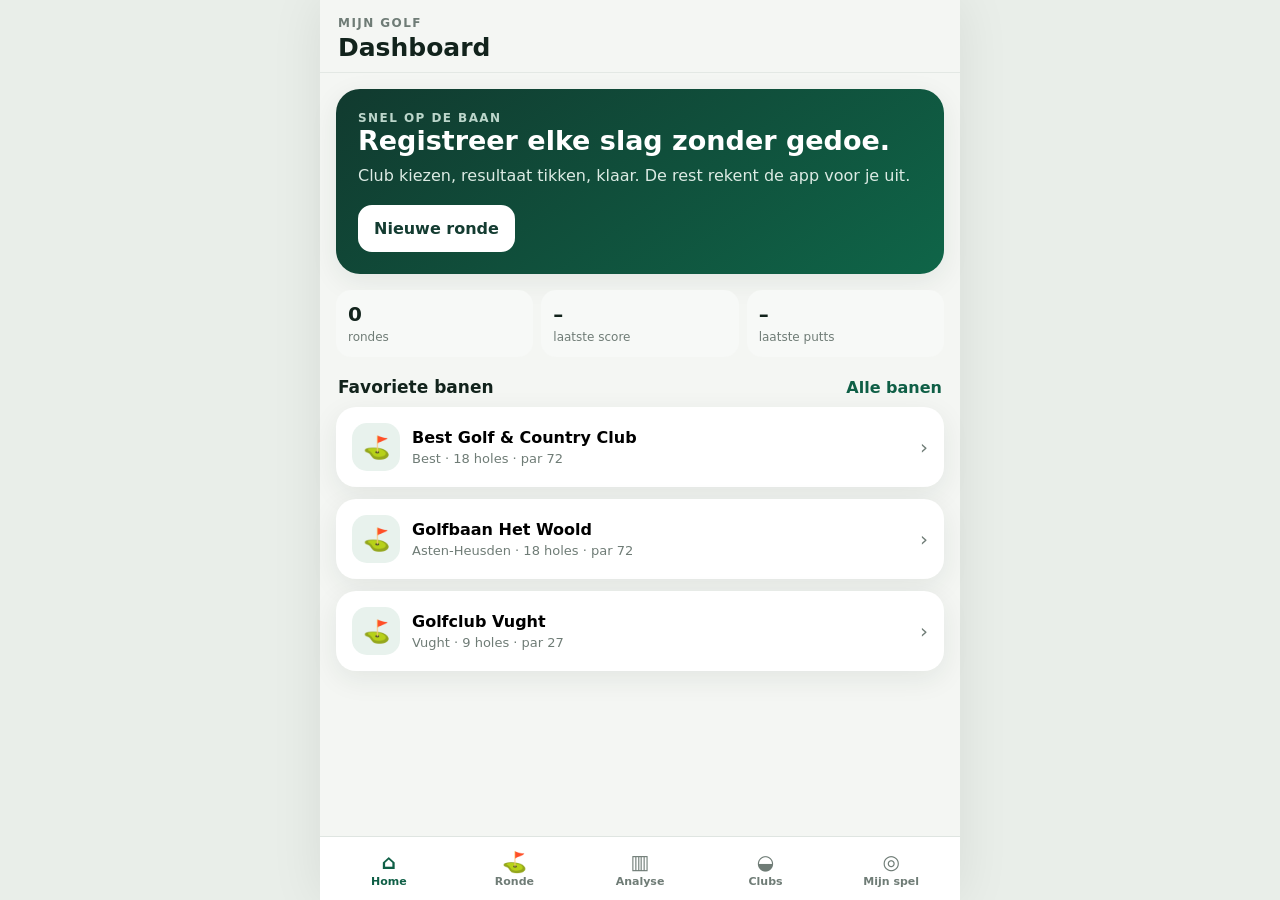
<file: app/index.html>
<!doctype html>
<html lang="nl">
<head>
  <meta charset="utf-8" />
  <meta name="viewport" content="width=device-width,initial-scale=1,viewport-fit=cover,user-scalable=no" />
  <meta name="theme-color" content="#0f2f25" />
  <meta name="apple-mobile-web-app-capable" content="yes" />
  <title>Mijn Golf</title>
  <link rel="manifest" href="manifest.webmanifest" />
  <link rel="stylesheet" href="styles.css" />
</head>
<body>
  <div id="app"></div>
  <div id="toast" class="toast"></div>
  <script src="app.js"></script>
</body>
</html>
</file>
<file: app/styles.css>
:root{--bg:#f4f6f3;--card:#fff;--ink:#12231c;--muted:#6f7c76;--green:#0f5f46;--green2:#143c31;--line:#dfe5e1;--soft:#e8f2ed;--danger:#9f2e2e;--shadow:0 8px 28px rgba(20,45,35,.08);font-family:Inter,ui-sans-serif,system-ui,-apple-system,BlinkMacSystemFont,"Segoe UI",sans-serif;color:var(--ink)}*{box-sizing:border-box}body{margin:0;background:var(--bg);min-height:100vh}button,input,select,textarea{font:inherit}button{cursor:pointer}.app-shell{max-width:640px;margin:0 auto;min-height:100vh;padding-bottom:92px}.topbar{position:sticky;top:0;z-index:20;background:rgba(244,246,243,.96);backdrop-filter:blur(12px);padding:16px 18px 10px;border-bottom:1px solid rgba(223,229,225,.8)}.eyebrow{font-size:12px;text-transform:uppercase;letter-spacing:.12em;color:var(--muted);font-weight:800}.topbar h1{margin:3px 0 0;font-size:25px}.page{padding:16px}.hero{background:linear-gradient(145deg,#113a2f,#0f6548);color:#fff;border-radius:24px;padding:22px;box-shadow:var(--shadow);margin-bottom:16px}.hero h2{font-size:27px;margin:0 0 8px}.hero p{margin:0 0 18px;color:#dcebe4;line-height:1.45}.btn{border:0;border-radius:14px;padding:14px 16px;font-weight:800}.btn-primary{background:var(--green);color:white}.hero .btn-primary{background:#fff;color:var(--green2)}.btn-secondary{background:var(--soft);color:var(--green2)}.btn-ghost{background:transparent;border:1px solid var(--line);color:var(--ink)}.btn-danger{background:#f8e7e7;color:var(--danger)}.btn:active{transform:translateY(1px)}.grid2{display:grid;grid-template-columns:1fr 1fr;gap:10px}.card{background:var(--card);border-radius:20px;padding:16px;box-shadow:var(--shadow);margin-bottom:12px;border:1px solid rgba(223,229,225,.8)}.section-title{display:flex;justify-content:space-between;align-items:center;margin:20px 2px 10px}.section-title h3{margin:0;font-size:17px}.muted{color:var(--muted)}.stat-row{display:grid;grid-template-columns:repeat(3,1fr);gap:8px}.stat{background:#f7f9f7;border-radius:15px;padding:12px}.stat strong{display:block;font-size:20px}.stat span{font-size:12px;color:var(--muted)}.course{display:flex;gap:12px;align-items:center}.course-icon{width:48px;height:48px;border-radius:15px;background:var(--soft);display:grid;place-items:center;font-size:22px;flex:0 0 auto}.course-main{min-width:0;flex:1}.course-main h4{margin:0 0 4px}.course-main p{margin:0;font-size:13px;color:var(--muted)}.chev{font-size:20px;color:var(--muted)}.bottom-nav{position:fixed;bottom:0;left:50%;transform:translateX(-50%);width:min(640px,100%);display:grid;grid-template-columns:repeat(5,1fr);background:rgba(255,255,255,.97);backdrop-filter:blur(12px);border-top:1px solid var(--line);padding:7px 6px calc(7px + env(safe-area-inset-bottom));z-index:30}.nav-btn{border:0;background:transparent;padding:7px 2px 5px;color:var(--muted);font-size:11px;font-weight:700}.nav-btn b{display:block;font-size:20px;line-height:1.1;margin-bottom:2px}.nav-btn.active{color:var(--green)}.field{margin-bottom:14px}.field label{display:block;font-size:13px;font-weight:800;margin-bottom:6px}.field input,.field select,.field textarea{width:100%;border:1px solid var(--line);border-radius:13px;background:#fff;padding:13px;outline:none}.field input:focus,.field select:focus,.field textarea:focus{border-color:#7aa793;box-shadow:0 0 0 3px #e4f1eb}.pill-row{display:flex;gap:8px;overflow:auto;padding-bottom:4px;scrollbar-width:none}.pill{white-space:nowrap;border:1px solid var(--line);background:#fff;color:var(--ink);border-radius:999px;padding:10px 13px;font-weight:800}.pill.active{background:var(--green);border-color:var(--green);color:#fff}.hole-head{background:linear-gradient(160deg,#0d4434,#123126);color:#fff;padding:18px;border-radius:23px;margin-bottom:12px}.hole-kicker{display:flex;justify-content:space-between;color:#cce0d6;font-size:13px;font-weight:800}.hole-title{display:flex;align-items:end;justify-content:space-between;margin-top:8px}.hole-title h2{font-size:34px;margin:0}.hole-score{text-align:right}.hole-score strong{font-size:26px;display:block}.hole-score span{font-size:12px;color:#cce0d6}.hole-tabs{display:grid;grid-template-columns:repeat(9,1fr);gap:5px;overflow-x:auto;margin:12px 0}.hole-tab{min-width:34px;border:0;border-radius:10px;padding:9px 2px;background:#fff;color:var(--muted);font-weight:900}.hole-tab.active{background:var(--green);color:#fff}.hole-tab.done::after{content:'•';display:block;font-size:10px}.shot-panel{position:relative}.shot-step-title{display:flex;justify-content:space-between;align-items:center;margin-bottom:10px}.club-grid{display:grid;grid-template-columns:repeat(4,1fr);gap:8px}.club{border:1px solid var(--line);background:#fff;border-radius:14px;padding:13px 4px;font-weight:900;color:var(--ink)}.club.suggested{border-color:#78a893;background:#f0f8f4}.club.selected{background:var(--green);color:#fff;border-color:var(--green)}.result-grid{display:grid;grid-template-columns:repeat(3,1fr);gap:8px}.result{border:1px solid var(--line);background:#fff;border-radius:14px;padding:14px 5px;font-weight:800}.result.selected{background:var(--green);color:#fff;border-color:var(--green)}.quick-save{position:sticky;bottom:78px;margin-top:12px;background:linear-gradient(to top,var(--bg) 55%,transparent);padding-top:18px}.quick-save .btn{width:100%;font-size:17px}.shot-list{margin-top:15px}.shot-item{display:grid;grid-template-columns:32px 62px 1fr auto;gap:8px;align-items:center;padding:12px 4px;border-top:1px solid var(--line)}.shot-num{width:28px;height:28px;border-radius:50%;background:var(--soft);display:grid;place-items:center;font-weight:900}.badge{font-size:11px;font-weight:900;background:var(--soft);padding:5px 7px;border-radius:999px;display:inline-block}.shot-actions button{border:0;background:transparent;font-size:18px}.scorecard{overflow:auto}.score-table{border-collapse:collapse;min-width:620px;width:100%;font-size:12px}.score-table th,.score-table td{padding:8px;text-align:center;border-bottom:1px solid var(--line)}.score-table th:first-child,.score-table td:first-child{text-align:left;position:sticky;left:0;background:#fff}.bar{height:8px;background:#edf0ee;border-radius:99px;overflow:hidden}.bar i{display:block;height:100%;background:var(--green)}.analysis-line{display:grid;grid-template-columns:110px 1fr 44px;gap:10px;align-items:center;margin:12px 0;font-size:13px}.empty{text-align:center;padding:30px 14px;color:var(--muted)}.modal-backdrop{position:fixed;inset:0;background:rgba(8,20,15,.48);z-index:50;display:flex;align-items:flex-end;justify-content:center}.modal{width:min(640px,100%);max-height:88vh;overflow:auto;background:#fff;border-radius:25px 25px 0 0;padding:18px 18px calc(20px + env(safe-area-inset-bottom));box-shadow:0 -20px 50px rgba(0,0,0,.18)}.modal-handle{width:44px;height:5px;border-radius:9px;background:#d4dbd7;margin:0 auto 14px}.modal h3{margin:0 0 14px}.toast{position:fixed;left:50%;bottom:98px;transform:translate(-50%,20px);background:#16382d;color:#fff;padding:11px 14px;border-radius:999px;font-weight:800;font-size:13px;opacity:0;pointer-events:none;transition:.22s;z-index:100}.toast.show{opacity:1;transform:translate(-50%,0)}.row{display:flex;gap:8px;align-items:center}.grow{flex:1}.right{text-align:right}.tiny{font-size:11px}.linkbtn{border:0;background:none;padding:0;color:var(--green);font-weight:800}.round-banner{display:flex;align-items:center;justify-content:space-between;gap:10px}.round-banner strong{display:block}.fab{position:fixed;right:max(18px,calc((100vw - 640px)/2 + 18px));bottom:94px;width:58px;height:58px;border-radius:50%;border:0;background:var(--green);color:#fff;font-size:30px;box-shadow:0 10px 28px rgba(15,95,70,.35)}@media(min-width:620px){body{background:#e9eee9}.app-shell{background:var(--bg);box-shadow:0 0 50px rgba(0,0,0,.08)}}
</file>
